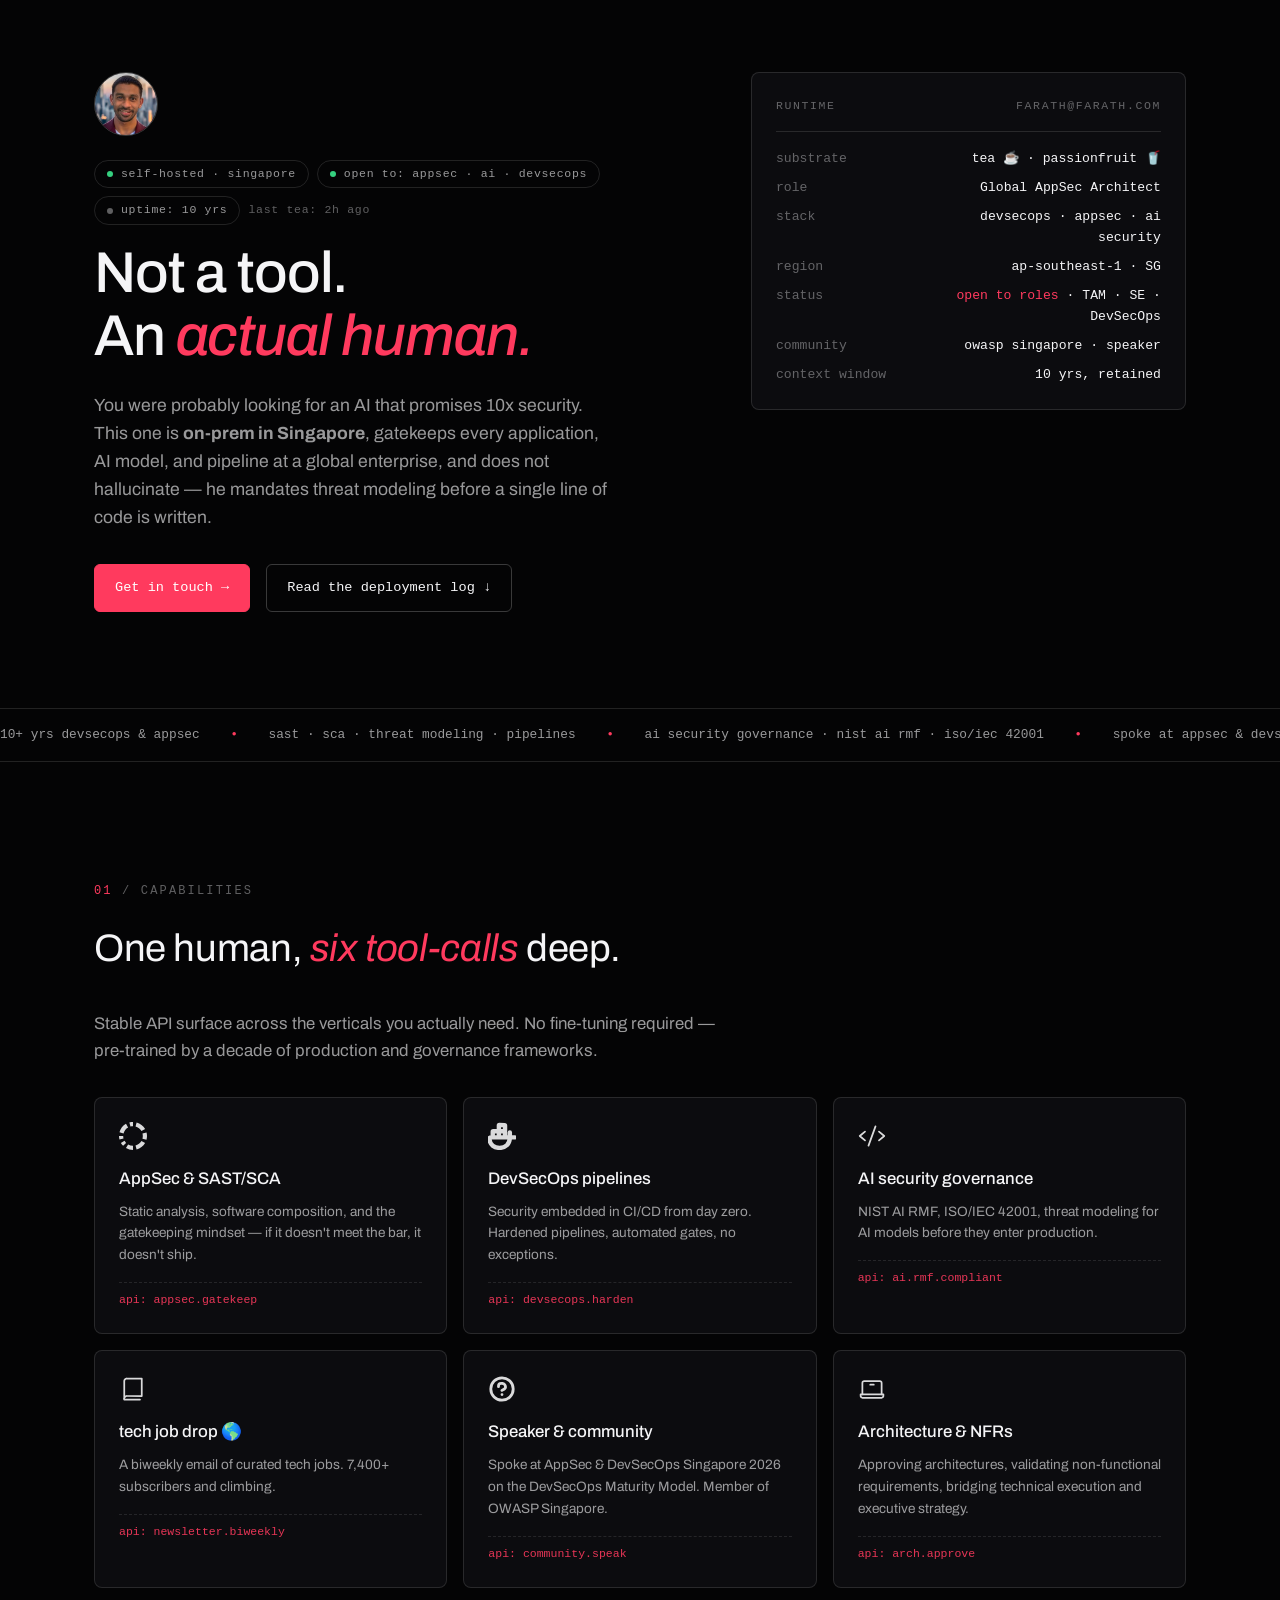
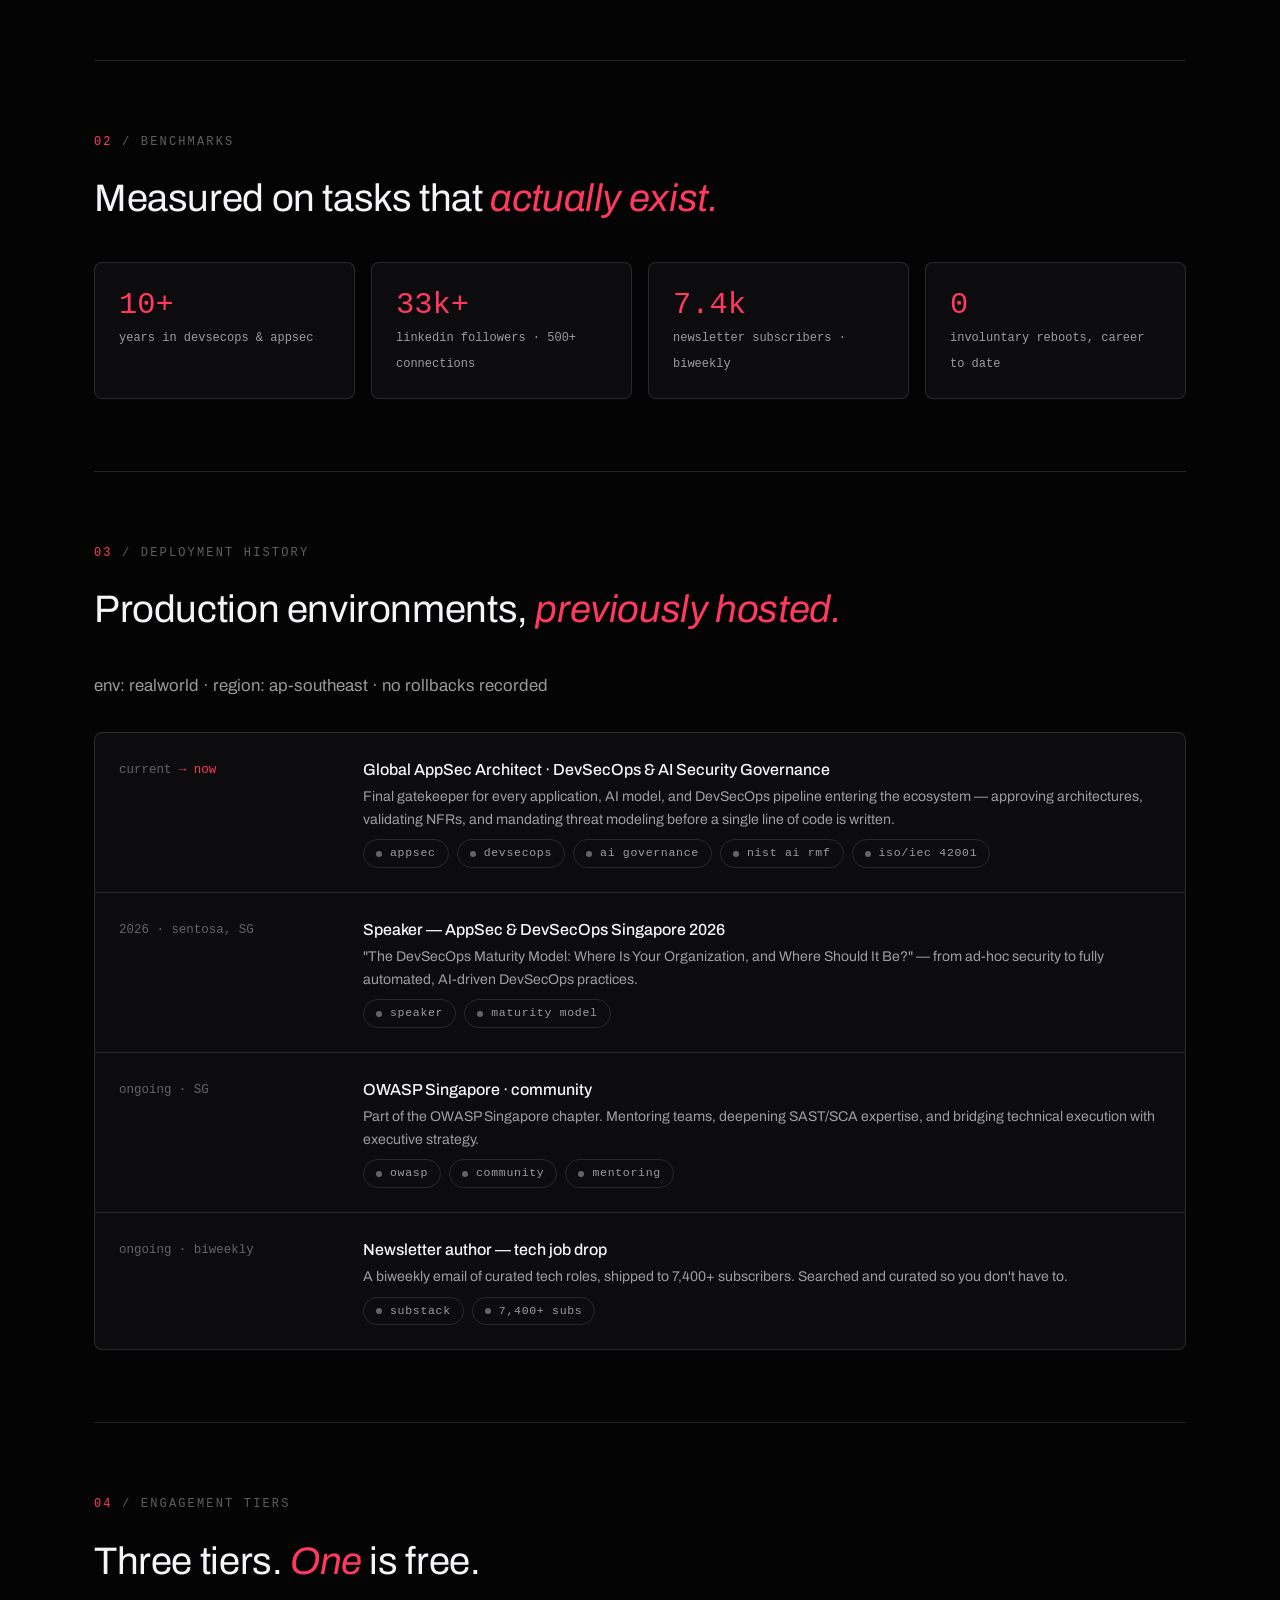
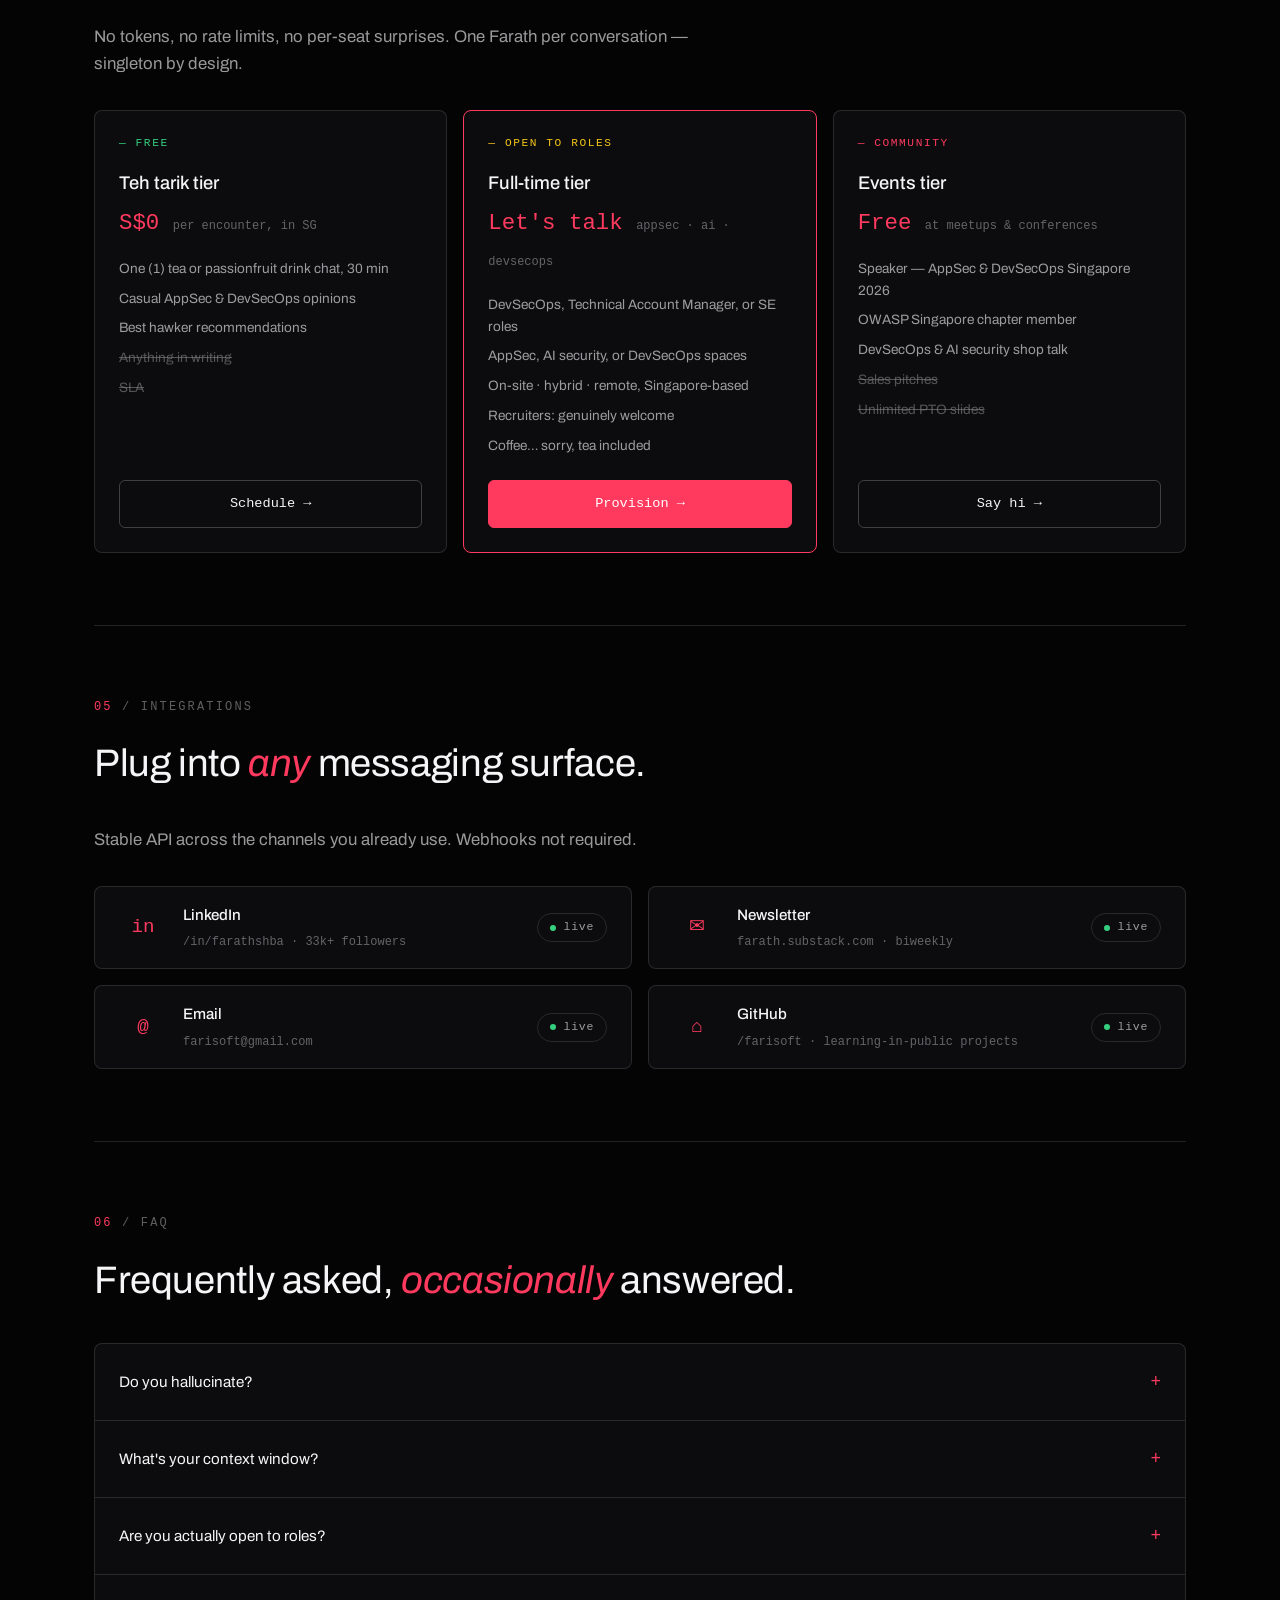
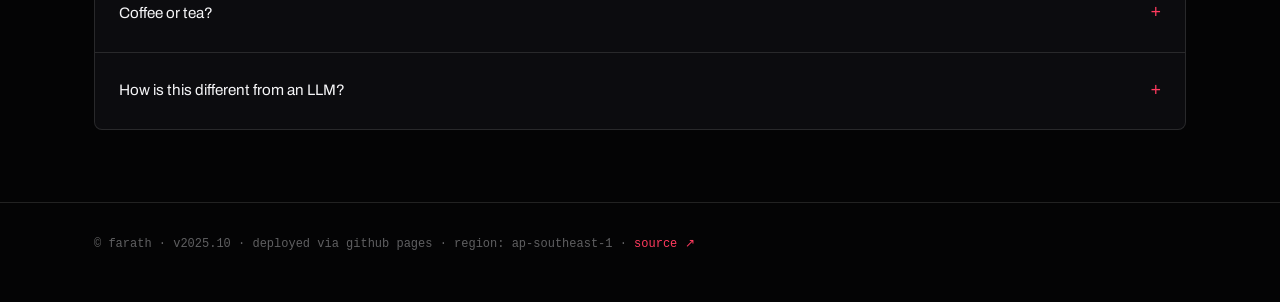
<file: index.html>
<!DOCTYPE html>
<html lang="en-GB">
  <head>
    <meta charset="UTF-8" />
    <link rel="preconnect" href="https://fonts.googleapis.com" />
    <link rel="preconnect" href="https://fonts.gstatic.com" crossorigin />
    <link
      href="https://fonts.googleapis.com/css2?family=Archivo:ital,wght@0,300;0,400;0,500;0,600;1,400&display=swap"
      rel="stylesheet"
    />
    <meta name="viewport" content="width=device-width, initial-scale=1.0" />
    <title>Farath Shba — Not a tool. An actual human.</title>
    <meta
      name="description"
      content="Farath Shba — Global AppSec Architect. DevSecOps & AI Security Governance. Ten years in production. Self-hosted in Singapore, part of OWASP SG. Open to DevSecOps, TAM and SE roles in AppSec and AI."
    />
    <meta name="author" content="Farath Shba" />
    <meta name="theme-color" content="#040405" />
    <meta property="og:type" content="website" />
    <meta property="og:title" content="Farath Shba — Not a tool. An actual human." />
    <meta
      property="og:description"
      content="Global AppSec Architect. DevSecOps & AI Security Governance. Ten years in production. Self-hosted in Singapore."
    />
    <meta property="og:image" content="assets/image/preview.png" />
    <meta name="twitter:card" content="summary_large_image" />
    <link
      rel="icon"
      href="assets/image/logo-page.svg"
      type="image/svg+xml"
    />
    <link rel="apple-touch-icon" href="assets/image/dp.jpg" />
    <link rel="stylesheet" href="assets/css/style.css" />
  </head>

  <body>
    <!-- ========================= 00 / system status ========================= -->
    <header class="hero">
      <div class="wrap">
        <div class="hero__grid">
          <div>
            <img
              class="hero__photo"
              src="assets/image/1711184213644.jpeg"
              alt="Farath Shba"
              width="64"
              height="64"
            />
            <div class="badge-row">
              <span class="badge live">self-hosted · singapore</span>
              <span class="badge live">open to: appsec · ai · devsecops</span>
              <span class="badge">uptime: 10 yrs</span>
              <span class="badge plain">last tea: 2h ago</span>
            </div>
            <h1>Not a tool.<br />An <em>actual human.</em></h1>
            <p class="hero__sub">
              You were probably looking for an AI that promises 10x security.
              This one is <strong>on-prem in Singapore</strong>, gatekeeps every
              application, AI model, and pipeline at a global enterprise, and
              does not hallucinate — he mandates threat modeling before a
              single line of code is written.
            </p>
            <div class="btn-row">
              <a class="btn primary" href="#contact">Get in touch →</a>
              <a class="btn" href="#history">Read the deployment log ↓</a>
            </div>
          </div>

          <aside class="syscard" aria-label="System information">
            <div class="syscard__title">
              <span>runtime</span>
              <span>farath@farath.com</span>
            </div>
            <dl>
              <dt>substrate</dt>
              <dd>tea ☕ · passionfruit 🥤</dd>
              <dt>role</dt>
              <dd>Global AppSec Architect</dd>
              <dt>stack</dt>
              <dd>devsecops · appsec · ai security</dd>
              <dt>region</dt>
              <dd>ap-southeast-1 · SG</dd>
              <dt>status</dt>
              <dd><span class="hl">open to roles</span> · TAM · SE · DevSecOps</dd>
              <dt>community</dt>
              <dd>owasp singapore · speaker</dd>
              <dt>context window</dt>
              <dd>10 yrs, retained</dd>
            </dl>
          </aside>
        </div>
      </div>
    </header>

    <div class="ticker" aria-hidden="true">
      <div class="ticker__track">
        <span>10+ yrs devsecops &amp; appsec</span>
        <span>sast · sca · threat modeling · pipelines</span>
        <span>ai security governance · nist ai rmf · iso/iec 42001</span>
        <span>spoke at appsec &amp; devsecops singapore 2026</span>
        <span>owasp singapore member</span>
        <span>33k+ followers on linkedin</span>
        <span>7,400+ newsletter subscribers</span>
        <span>10+ yrs devsecops &amp; appsec</span>
        <span>sast · sca · threat modeling · pipelines</span>
        <span>ai security governance · nist ai rmf · iso/iec 42001</span>
        <span>spoke at appsec &amp; devsecops singapore 2026</span>
        <span>owasp singapore member</span>
        <span>33k+ followers on linkedin</span>
        <span>7,400+ newsletter subscribers</span>
      </div>
    </div>

    <main class="wrap">
      <!-- ========================= 01 / capabilities ========================= -->
      <section id="capabilities">
        <span class="eyebrow"><span class="num">01</span> / capabilities</span>
        <h2 class="section-title">One human, <em>six tool-calls</em> deep.</h2>
        <p class="lede" style="margin-bottom: 32px">
          Stable API surface across the verticals you actually need. No
          fine-tuning required — pre-trained by a decade of production and
          governance frameworks.
        </p>

        <div class="tiles">
          <a class="tile" href="https://www.linkedin.com/in/farathshba/" rel="noopener" target="_blank">
            <img src="assets/icons/codacy-svgrepo-com.svg" alt="Static code analysis" width="28" height="28" />
            <h3>AppSec &amp; SAST/SCA</h3>
            <p>Static analysis, software composition, and the gatekeeping mindset — if it doesn't meet the bar, it doesn't ship.</p>
            <span class="tag">api: appsec.gatekeep</span>
          </a>

          <a class="tile" href="https://www.linkedin.com/in/farathshba/" rel="noopener" target="_blank">
            <img src="assets/icons/docker-16-svgrepo-com.svg" alt="DevSecOps" width="28" height="28" />
            <h3>DevSecOps pipelines</h3>
            <p>Security embedded in CI/CD from day zero. Hardened pipelines, automated gates, no exceptions.</p>
            <span class="tag">api: devsecops.harden</span>
          </a>

          <a class="tile" href="https://www.linkedin.com/in/farathshba/" rel="noopener" target="_blank">
            <img src="assets/icons/code.svg" alt="AI security" width="28" height="28" />
            <h3>AI security governance</h3>
            <p>NIST AI RMF, ISO/IEC 42001, threat modeling for AI models before they enter production.</p>
            <span class="tag">api: ai.rmf.compliant</span>
          </a>

          <a class="tile" href="https://farath.substack.com/" rel="noopener" target="_blank">
            <img src="assets/icons/book.svg" alt="Newsletter" width="28" height="28" />
            <h3>tech job drop 🌎</h3>
            <p>A biweekly email of curated tech jobs. 7,400+ subscribers and climbing.</p>
            <span class="tag">api: newsletter.biweekly</span>
          </a>

          <a class="tile" href="https://www.linkedin.com/in/farathshba/" rel="noopener" target="_blank">
            <img src="assets/icons/question-circle-svgrepo-com.svg" alt="Speaking" width="28" height="28" />
            <h3>Speaker &amp; community</h3>
            <p>Spoke at AppSec &amp; DevSecOps Singapore 2026 on the DevSecOps Maturity Model. Member of OWASP Singapore.</p>
            <span class="tag">api: community.speak</span>
          </a>

          <a class="tile" href="https://www.linkedin.com/in/farathshba/" rel="noopener" target="_blank">
            <img src="assets/icons/setup.svg" alt="Architecture" width="28" height="28" />
            <h3>Architecture &amp; NFRs</h3>
            <p>Approving architectures, validating non-functional requirements, bridging technical execution and executive strategy.</p>
            <span class="tag">api: arch.approve</span>
          </a>
        </div>
      </section>

      <!-- ========================= 02 / stats ========================= -->
      <section id="benchmarks">
        <span class="eyebrow"><span class="num">02</span> / benchmarks</span>
        <h2 class="section-title">Measured on tasks that <em>actually exist.</em></h2>

        <div class="stats">
          <div class="stat">
            <strong>10+</strong>
            <span>years in devsecops &amp; appsec</span>
          </div>
          <div class="stat">
            <strong>33k+</strong>
            <span>linkedin followers · 500+ connections</span>
          </div>
          <div class="stat">
            <strong>7.4k</strong>
            <span>newsletter subscribers · biweekly</span>
          </div>
          <div class="stat">
            <strong>0</strong>
            <span>involuntary reboots, career to date</span>
          </div>
        </div>
      </section>

      <!-- ========================= 03 / history ========================= -->
      <section id="history">
        <span class="eyebrow"><span class="num">03</span> / deployment history</span>
        <h2 class="section-title">Production environments, <em>previously hosted.</em></h2>
        <p class="lede" style="margin-bottom: 32px">
          env: realworld · region: ap-southeast · no rollbacks recorded
        </p>

        <div class="history">
          <div class="history__row">
            <div class="history__when">
              current <span class="now">→ now</span>
            </div>
            <div class="history__what">
              <h3>Global AppSec Architect · DevSecOps &amp; AI Security Governance</h3>
              <p>
                Final gatekeeper for every application, AI model, and
                DevSecOps pipeline entering the ecosystem — approving
                architectures, validating NFRs, and mandating threat modeling
                before a single line of code is written.
              </p>
              <div class="badge-row">
                <span class="badge">appsec</span>
                <span class="badge">devsecops</span>
                <span class="badge">ai governance</span>
                <span class="badge">nist ai rmf</span>
                <span class="badge">iso/iec 42001</span>
              </div>
            </div>
          </div>

          <div class="history__row">
            <div class="history__when">2026 · sentosa, SG</div>
            <div class="history__what">
              <h3>Speaker — AppSec &amp; DevSecOps Singapore 2026</h3>
              <p>
                "The DevSecOps Maturity Model: Where Is Your Organization, and
                Where Should It Be?" — from ad-hoc security to fully
                automated, AI-driven DevSecOps practices.
              </p>
              <div class="badge-row">
                <span class="badge">speaker</span>
                <span class="badge">maturity model</span>
              </div>
            </div>
          </div>

          <div class="history__row">
            <div class="history__when">ongoing · SG</div>
            <div class="history__what">
              <h3>OWASP Singapore · community</h3>
              <p>
                Part of the OWASP Singapore chapter. Mentoring teams,
                deepening SAST/SCA expertise, and bridging technical
                execution with executive strategy.
              </p>
              <div class="badge-row">
                <span class="badge">owasp</span>
                <span class="badge">community</span>
                <span class="badge">mentoring</span>
              </div>
            </div>
          </div>

          <div class="history__row">
            <div class="history__when">ongoing · biweekly</div>
            <div class="history__what">
              <h3>Newsletter author — tech job drop</h3>
              <p>
                A biweekly email of curated tech roles, shipped to 7,400+
                subscribers. Searched and curated so you don't have to.
              </p>
              <div class="badge-row">
                <span class="badge">substack</span>
                <span class="badge">7,400+ subs</span>
              </div>
            </div>
          </div>
        </div>
      </section>

      <!-- ========================= 04 / engagement ========================= -->
      <section id="pricing">
        <span class="eyebrow"><span class="num">04</span> / engagement tiers</span>
        <h2 class="section-title">Three tiers. <em>One</em> is free.</h2>
        <p class="lede" style="margin-bottom: 32px">
          No tokens, no rate limits, no per-seat surprises. One Farath per
          conversation — singleton by design.
        </p>

        <div class="tiers">
          <div class="tier">
            <div class="tier__status"><span class="ok">— free</span></div>
            <h3>Teh tarik tier</h3>
            <div class="tier__price">S$0 <small>per encounter, in SG</small></div>
            <ul>
              <li>One (1) tea or passionfruit drink chat, 30 min</li>
              <li>Casual AppSec &amp; DevSecOps opinions</li>
              <li>Best hawker recommendations</li>
              <li class="strike">Anything in writing</li>
              <li class="strike">SLA</li>
            </ul>
            <a class="btn" href="mailto:farisoft@gmail.com">Schedule →</a>
          </div>

          <div class="tier active">
            <div class="tier__status"><span class="warn">— open to roles</span></div>
            <h3>Full-time tier</h3>
            <div class="tier__price">Let's talk <small>appsec · ai · devsecops</small></div>
            <ul>
              <li>DevSecOps, Technical Account Manager, or SE roles</li>
              <li>AppSec, AI security, or DevSecOps spaces</li>
              <li>On-site · hybrid · remote, Singapore-based</li>
              <li>Recruiters: genuinely welcome</li>
              <li>Coffee… sorry, tea included</li>
            </ul>
            <a class="btn primary" href="mailto:farisoft@gmail.com">Provision →</a>
          </div>

          <div class="tier">
            <div class="tier__status"><span class="off">— community</span></div>
            <h3>Events tier</h3>
            <div class="tier__price">Free <small>at meetups &amp; conferences</small></div>
            <ul>
              <li>Speaker — AppSec &amp; DevSecOps Singapore 2026</li>
              <li>OWASP Singapore chapter member</li>
              <li>DevSecOps &amp; AI security shop talk</li>
              <li class="strike">Sales pitches</li>
              <li class="strike">Unlimited PTO slides</li>
            </ul>
            <a class="btn" href="mailto:farisoft@gmail.com">Say hi →</a>
          </div>
        </div>
      </section>

      <!-- ========================= 05 / contact ========================= -->
      <section id="contact">
        <span class="eyebrow"><span class="num">05</span> / integrations</span>
        <h2 class="section-title">Plug into <em>any</em> messaging surface.</h2>
        <p class="lede" style="margin-bottom: 32px">
          Stable API across the channels you already use. Webhooks not
          required.
        </p>

        <div class="integrations">
          <a class="chan" href="https://www.linkedin.com/in/farathshba/" rel="noopener" target="_blank">
            <span class="chan__glyph">in</span>
            <span class="chan__meta">
              <strong>LinkedIn</strong>
              <span>/in/farathshba · 33k+ followers</span>
            </span>
            <span class="badge live">live</span>
          </a>

          <a class="chan" href="https://farath.substack.com/" rel="noopener" target="_blank">
            <span class="chan__glyph">✉</span>
            <span class="chan__meta">
              <strong>Newsletter</strong>
              <span>farath.substack.com · biweekly</span>
            </span>
            <span class="badge live">live</span>
          </a>

          <a class="chan" href="mailto:farisoft@gmail.com">
            <span class="chan__glyph">@</span>
            <span class="chan__meta">
              <strong>Email</strong>
              <span>farisoft@gmail.com</span>
            </span>
            <span class="badge live">live</span>
          </a>

          <a class="chan" href="https://github.com/farisoft" rel="noopener" target="_blank">
            <span class="chan__glyph">⌂</span>
            <span class="chan__meta">
              <strong>GitHub</strong>
              <span>/farisoft · learning-in-public projects</span>
            </span>
            <span class="badge live">live</span>
          </a>
        </div>
      </section>

      <!-- ========================= 06 / faq ========================= -->
      <section id="faq">
        <span class="eyebrow"><span class="num">06</span> / faq</span>
        <h2 class="section-title">Frequently asked, <em>occasionally</em> answered.</h2>

        <div class="faq">
          <div class="faq__item">
            <button class="faq__q" aria-expanded="false" aria-controls="faq-a1">
              Do you hallucinate?
            </button>
            <p class="faq__a" id="faq-a1" hidden>
              Only about meetings that never made it to my calendar. Everything
              else comes with a threat model or a postmortem.
            </p>
          </div>

          <div class="faq__item">
            <button class="faq__q" aria-expanded="false" aria-controls="faq-a2">
              What's your context window?
            </button>
            <p class="faq__a" id="faq-a2" hidden>
              Roughly ten years of production AppSec and DevSecOps, plus
              NIST AI RMF and ISO/IEC 42001 governance frameworks. State
              persists across sessions — no re-prompting required.
            </p>
          </div>

          <div class="faq__item">
            <button class="faq__q" aria-expanded="false" aria-controls="faq-a3">
              Are you actually open to roles?
            </button>
            <p class="faq__a" id="faq-a3" hidden>
              Genuinely yes — DevSecOps, Technical Account Manager, or SE
              roles in the AppSec, AI, or DevSecOps spaces. Singapore-based,
              comfortable on-site, hybrid, or remote. Recruiters welcome.
            </p>
          </div>

          <div class="faq__item">
            <button class="faq__q" aria-expanded="false" aria-controls="faq-a4">
              Coffee or tea?
            </button>
            <p class="faq__a" id="faq-a4" hidden>
              Tea. Or a passionfruit drink if it's hot out. Coffee is for
              pipelines, not for people.
            </p>
          </div>

          <div class="faq__item">
            <button class="faq__q" aria-expanded="false" aria-controls="faq-a5">
              How is this different from an LLM?
            </button>
            <p class="faq__a" id="faq-a5" hidden>
              I'm the final gatekeeper for the pipelines the LLMs get deployed
              into. I push back on bad specs, mandate threat modeling before
              code exists, and bring tea instead of tokens.
            </p>
          </div>
        </div>
      </section>
    </main>

    <footer>
      <div class="wrap">
        <p>
          © farath · v2025.10 · deployed via github pages · region:
          ap-southeast-1 · <a href="https://github.com/farisoft">source ↗</a>
        </p>
      </div>
    </footer>

    <script>
      document.querySelectorAll(".faq__q").forEach(function (btn) {
        btn.addEventListener("click", function () {
          var answer = document.getElementById(btn.getAttribute("aria-controls"));
          var open = btn.getAttribute("aria-expanded") === "true";
          btn.setAttribute("aria-expanded", String(!open));
          answer.hidden = open;
        });
      });
    </script>
  </body>
</html>
</file>
<file: assets/css/style.css>
@charset "UTF-8";
*,
*::before,
*::after {
  box-sizing: border-box;
  margin: 0;
  padding: 0;
}

html {
  color-scheme: dark;
  scroll-behavior: smooth;
}

body {
  background: #040405;
  color: #f5f5f7;
  font-family: "Archivo", system-ui, sans-serif;
  font-weight: 400;
  line-height: 1.6;
  -webkit-font-smoothing: antialiased;
  text-rendering: optimizeLegibility;
}

img {
  display: block;
  max-width: 100%;
}

a {
  color: #ff3a5e;
  text-decoration: none;
  transition: opacity 0.2s;
}
a:hover {
  opacity: 0.8;
}

button {
  font: inherit;
}

::selection {
  background: #ff3a5e;
  color: #f5f5f7;
}

.wrap {
  max-width: 1140px;
  margin: 0 auto;
  padding: 0 24px;
}

main {
  display: block;
}

section {
  padding: 72px 0;
}
@media screen and (max-width: 768px) {
  section {
    padding: 48px 0;
  }
}
section + section {
  border-top: 1px solid rgba(245, 245, 247, 0.12);
}

.eyebrow {
  display: block;
  font-family: ui-monospace, "JetBrains Mono", "SFMono-Regular", Menlo, Consolas, monospace;
  font-size: 0.75rem;
  letter-spacing: 0.18em;
  text-transform: uppercase;
  color: rgba(245, 245, 247, 0.38);
  margin-bottom: 16px;
}
.eyebrow .num {
  color: #ff3a5e;
}

.section-title {
  font-size: clamp(1.6rem, 3.5vw, 2.4rem);
  font-weight: 400;
  letter-spacing: -0.01em;
  margin-bottom: 32px;
}
.section-title em {
  font-style: italic;
  color: #ff3a5e;
}

.lede {
  max-width: 640px;
  color: rgba(245, 245, 247, 0.62);
  font-size: 1.05rem;
}

.badge {
  display: inline-flex;
  align-items: center;
  gap: 8px;
  font-family: ui-monospace, "JetBrains Mono", "SFMono-Regular", Menlo, Consolas, monospace;
  font-size: 0.72rem;
  letter-spacing: 0.06em;
  color: rgba(245, 245, 247, 0.62);
  border: 1px solid rgba(245, 245, 247, 0.12);
  border-radius: 999px;
  padding: 4px 12px;
  white-space: nowrap;
}
.badge::before {
  content: "";
  width: 6px;
  height: 6px;
  border-radius: 50%;
  background: rgba(245, 245, 247, 0.38);
}
.badge.live::before {
  background: #35d07f;
}
.badge.async::before {
  background: #f5c518;
}
.badge.deprecated::before {
  background: #ff3a5e;
}
.badge.plain {
  border: none;
  padding: 0;
  color: rgba(245, 245, 247, 0.38);
}
.badge.plain::before {
  display: none;
}

.badge-row {
  display: flex;
  flex-wrap: wrap;
  gap: 8px;
}

.btn {
  display: inline-flex;
  align-items: center;
  gap: 8px;
  font-family: ui-monospace, "JetBrains Mono", "SFMono-Regular", Menlo, Consolas, monospace;
  font-size: 0.85rem;
  padding: 12px 20px;
  border-radius: 6px;
  border: 1px solid rgba(245, 245, 247, 0.22);
  color: #f5f5f7;
  transition: background 0.2s, border-color 0.2s, transform 0.2s;
}
.btn:hover {
  opacity: 1;
  background: rgba(255, 58, 94, 0.08);
  border-color: #ff3a5e;
  transform: translateY(-1px);
}
.btn.primary {
  background: #ff3a5e;
  border-color: #ff3a5e;
  color: #fff;
  font-weight: 500;
}
.btn.primary:hover {
  background: #ff5573;
}

.btn-row {
  display: flex;
  flex-wrap: wrap;
  gap: 16px;
}

.tag {
  font-family: ui-monospace, "JetBrains Mono", "SFMono-Regular", Menlo, Consolas, monospace;
  font-size: 0.72rem;
  color: #ff3a5e;
  opacity: 0.9;
}

.ticker {
  border-top: 1px solid rgba(245, 245, 247, 0.12);
  border-bottom: 1px solid rgba(245, 245, 247, 0.12);
  overflow: hidden;
  padding: 16px 0;
  margin: 48px 0;
}
.ticker__track {
  display: flex;
  gap: 32px;
  width: max-content;
  animation: ticker-scroll 30s linear infinite;
}
.ticker__track span {
  font-family: ui-monospace, "JetBrains Mono", "SFMono-Regular", Menlo, Consolas, monospace;
  font-size: 0.8rem;
  color: rgba(245, 245, 247, 0.62);
  white-space: nowrap;
}
.ticker__track span::after {
  content: "●";
  color: #ff3a5e;
  margin-left: 32px;
  font-size: 0.5rem;
  vertical-align: middle;
}

@keyframes ticker-scroll {
  from {
    transform: translateX(0);
  }
  to {
    transform: translateX(-50%);
  }
}
@media (prefers-reduced-motion: reduce) {
  .ticker__track {
    animation: none;
  }
  html {
    scroll-behavior: auto;
  }
}
.hero {
  padding: 72px 0 48px;
}
@media screen and (max-width: 768px) {
  .hero {
    padding: 48px 0;
  }
}
.hero__grid {
  display: grid;
  grid-template-columns: 1.4fr 1fr;
  gap: 48px;
  align-items: start;
}
@media screen and (max-width: 992px) {
  .hero__grid {
    grid-template-columns: 1fr;
  }
}
.hero__photo {
  width: 64px;
  height: 64px;
  border-radius: 50%;
  border: 1px solid rgba(245, 245, 247, 0.22);
  margin-bottom: 24px;
}
.hero h1 {
  font-size: clamp(2.2rem, 5vw, 3.6rem);
  font-weight: 500;
  line-height: 1.1;
  letter-spacing: -0.02em;
  margin: 16px 0 24px;
}
.hero h1 em {
  font-style: italic;
  color: #ff3a5e;
}
.hero__sub {
  max-width: 520px;
  color: rgba(245, 245, 247, 0.62);
  font-size: 1.1rem;
  margin-bottom: 32px;
}

.syscard {
  border: 1px solid rgba(245, 245, 247, 0.12);
  border-radius: 8px;
  background: #0c0c0f;
  padding: 24px;
  font-family: ui-monospace, "JetBrains Mono", "SFMono-Regular", Menlo, Consolas, monospace;
  font-size: 0.82rem;
}
.syscard__title {
  display: flex;
  justify-content: space-between;
  align-items: center;
  color: rgba(245, 245, 247, 0.38);
  font-size: 0.72rem;
  letter-spacing: 0.14em;
  text-transform: uppercase;
  border-bottom: 1px solid rgba(245, 245, 247, 0.12);
  padding-bottom: 16px;
  margin-bottom: 16px;
}
.syscard dl {
  display: grid;
  grid-template-columns: auto 1fr;
  gap: 8px 24px;
}
.syscard dt {
  color: rgba(245, 245, 247, 0.38);
}
.syscard dd {
  color: #f5f5f7;
  text-align: right;
}
.syscard dd .hl {
  color: #ff3a5e;
}

.stats {
  display: grid;
  grid-template-columns: repeat(4, 1fr);
  gap: 16px;
}
@media screen and (max-width: 992px) {
  .stats {
    grid-template-columns: repeat(2, 1fr);
  }
}
.stats .stat {
  border: 1px solid rgba(245, 245, 247, 0.12);
  border-radius: 8px;
  padding: 24px;
  background: #0c0c0f;
}
.stats .stat strong {
  display: block;
  font-family: ui-monospace, "JetBrains Mono", "SFMono-Regular", Menlo, Consolas, monospace;
  font-size: 1.9rem;
  font-weight: 500;
  color: #ff3a5e;
  line-height: 1.2;
}
.stats .stat span {
  font-family: ui-monospace, "JetBrains Mono", "SFMono-Regular", Menlo, Consolas, monospace;
  font-size: 0.75rem;
  color: rgba(245, 245, 247, 0.62);
}

.tiles {
  display: grid;
  grid-template-columns: repeat(3, 1fr);
  gap: 16px;
}
@media screen and (max-width: 1200px) {
  .tiles {
    grid-template-columns: repeat(2, 1fr);
  }
}
@media screen and (max-width: 768px) {
  .tiles {
    grid-template-columns: 1fr;
  }
}

.tile {
  display: block;
  border: 1px solid rgba(245, 245, 247, 0.12);
  border-radius: 8px;
  padding: 24px;
  background: #0c0c0f;
  color: #f5f5f7;
  transition: border-color 0.2s, transform 0.2s;
}
.tile:hover {
  opacity: 1;
  border-color: #ff3a5e;
  transform: translateY(-2px);
}
.tile:hover h3 {
  color: #ff3a5e;
}
.tile img {
  width: 28px;
  height: 28px;
  margin-bottom: 16px;
  filter: grayscale(1) brightness(1.8);
  opacity: 0.85;
}
.tile h3 {
  font-size: 1.05rem;
  font-weight: 500;
  margin-bottom: 8px;
  transition: color 0.2s;
}
.tile p {
  font-size: 0.85rem;
  color: rgba(245, 245, 247, 0.62);
  margin-bottom: 16px;
}
.tile .tag {
  display: block;
  border-top: 1px dashed rgba(245, 245, 247, 0.12);
  padding-top: 8px;
}

.history {
  border: 1px solid rgba(245, 245, 247, 0.12);
  border-radius: 8px;
  background: #0c0c0f;
  overflow: hidden;
}
.history__row {
  display: grid;
  grid-template-columns: 220px 1fr;
  gap: 24px;
  padding: 24px;
  border-bottom: 1px solid rgba(245, 245, 247, 0.12);
}
.history__row:last-child {
  border-bottom: none;
}
@media screen and (max-width: 768px) {
  .history__row {
    grid-template-columns: 1fr;
    gap: 8px;
  }
}
.history__when {
  font-family: ui-monospace, "JetBrains Mono", "SFMono-Regular", Menlo, Consolas, monospace;
  font-size: 0.78rem;
  color: rgba(245, 245, 247, 0.38);
  padding-top: 4px;
}
.history__when .now {
  color: #ff3a5e;
}
.history__what h3 {
  font-size: 1rem;
  font-weight: 500;
  margin-bottom: 4px;
}
.history__what p {
  font-size: 0.88rem;
  color: rgba(245, 245, 247, 0.62);
}
.history__what .badge-row {
  margin-top: 8px;
}

.integrations {
  display: grid;
  grid-template-columns: repeat(2, 1fr);
  gap: 16px;
}
@media screen and (max-width: 768px) {
  .integrations {
    grid-template-columns: 1fr;
  }
}

.chan {
  display: grid;
  grid-template-columns: 48px 1fr auto;
  align-items: center;
  gap: 16px;
  border: 1px solid rgba(245, 245, 247, 0.12);
  border-radius: 8px;
  padding: 16px 24px;
  background: #0c0c0f;
  color: #f5f5f7;
  transition: border-color 0.2s;
}
.chan:hover {
  opacity: 1;
  border-color: #ff3a5e;
}
.chan__glyph {
  font-family: ui-monospace, "JetBrains Mono", "SFMono-Regular", Menlo, Consolas, monospace;
  font-size: 1.2rem;
  color: #ff3a5e;
  text-align: center;
}
.chan__meta strong {
  display: block;
  font-size: 0.95rem;
  font-weight: 500;
}
.chan__meta span {
  font-family: ui-monospace, "JetBrains Mono", "SFMono-Regular", Menlo, Consolas, monospace;
  font-size: 0.75rem;
  color: rgba(245, 245, 247, 0.38);
}

.faq {
  border: 1px solid rgba(245, 245, 247, 0.12);
  border-radius: 8px;
  background: #0c0c0f;
  overflow: hidden;
}
.faq__item {
  border-bottom: 1px solid rgba(245, 245, 247, 0.12);
}
.faq__item:last-child {
  border-bottom: none;
}
.faq__q {
  width: 100%;
  display: flex;
  justify-content: space-between;
  align-items: center;
  gap: 16px;
  background: none;
  border: none;
  color: #f5f5f7;
  font-family: "Archivo", system-ui, sans-serif;
  font-size: 0.95rem;
  text-align: left;
  padding: 24px;
  cursor: pointer;
}
.faq__q::after {
  content: "+";
  font-family: ui-monospace, "JetBrains Mono", "SFMono-Regular", Menlo, Consolas, monospace;
  color: #ff3a5e;
  font-size: 1.1rem;
}
.faq__q[aria-expanded=true]::after {
  content: "–";
}
.faq__a {
  padding: 0 24px 24px;
  font-size: 0.88rem;
  color: rgba(245, 245, 247, 0.62);
  max-width: 640px;
}
.faq__a[hidden] {
  display: none;
}

.tiers {
  display: grid;
  grid-template-columns: repeat(3, 1fr);
  gap: 16px;
}
@media screen and (max-width: 768px) {
  .tiers {
    grid-template-columns: 1fr;
  }
}

.tier {
  border: 1px solid rgba(245, 245, 247, 0.12);
  border-radius: 8px;
  padding: 24px;
  background: #0c0c0f;
  display: flex;
  flex-direction: column;
}
.tier.active {
  border-color: #ff3a5e;
}
.tier__status {
  font-family: ui-monospace, "JetBrains Mono", "SFMono-Regular", Menlo, Consolas, monospace;
  font-size: 0.7rem;
  letter-spacing: 0.14em;
  text-transform: uppercase;
  color: rgba(245, 245, 247, 0.38);
  margin-bottom: 16px;
}
.tier__status .ok {
  color: #35d07f;
}
.tier__status .warn {
  color: #f5c518;
}
.tier__status .off {
  color: #ff3a5e;
}
.tier h3 {
  font-size: 1.15rem;
  font-weight: 500;
  margin-bottom: 8px;
}
.tier__price {
  font-family: ui-monospace, "JetBrains Mono", "SFMono-Regular", Menlo, Consolas, monospace;
  font-size: 1.4rem;
  color: #ff3a5e;
  margin-bottom: 16px;
}
.tier__price small {
  font-size: 0.75rem;
  color: rgba(245, 245, 247, 0.38);
}
.tier ul {
  list-style: none;
  margin-bottom: 24px;
  display: grid;
  gap: 8px;
}
.tier ul li {
  font-size: 0.85rem;
  color: rgba(245, 245, 247, 0.62);
}
.tier ul li.strike {
  text-decoration: line-through;
  opacity: 0.5;
}
.tier .btn {
  margin-top: auto;
  justify-content: center;
}

footer {
  border-top: 1px solid rgba(245, 245, 247, 0.12);
  padding: 32px 0 48px;
}
footer p {
  font-family: ui-monospace, "JetBrains Mono", "SFMono-Regular", Menlo, Consolas, monospace;
  font-size: 0.75rem;
  color: rgba(245, 245, 247, 0.38);
}
</file>
